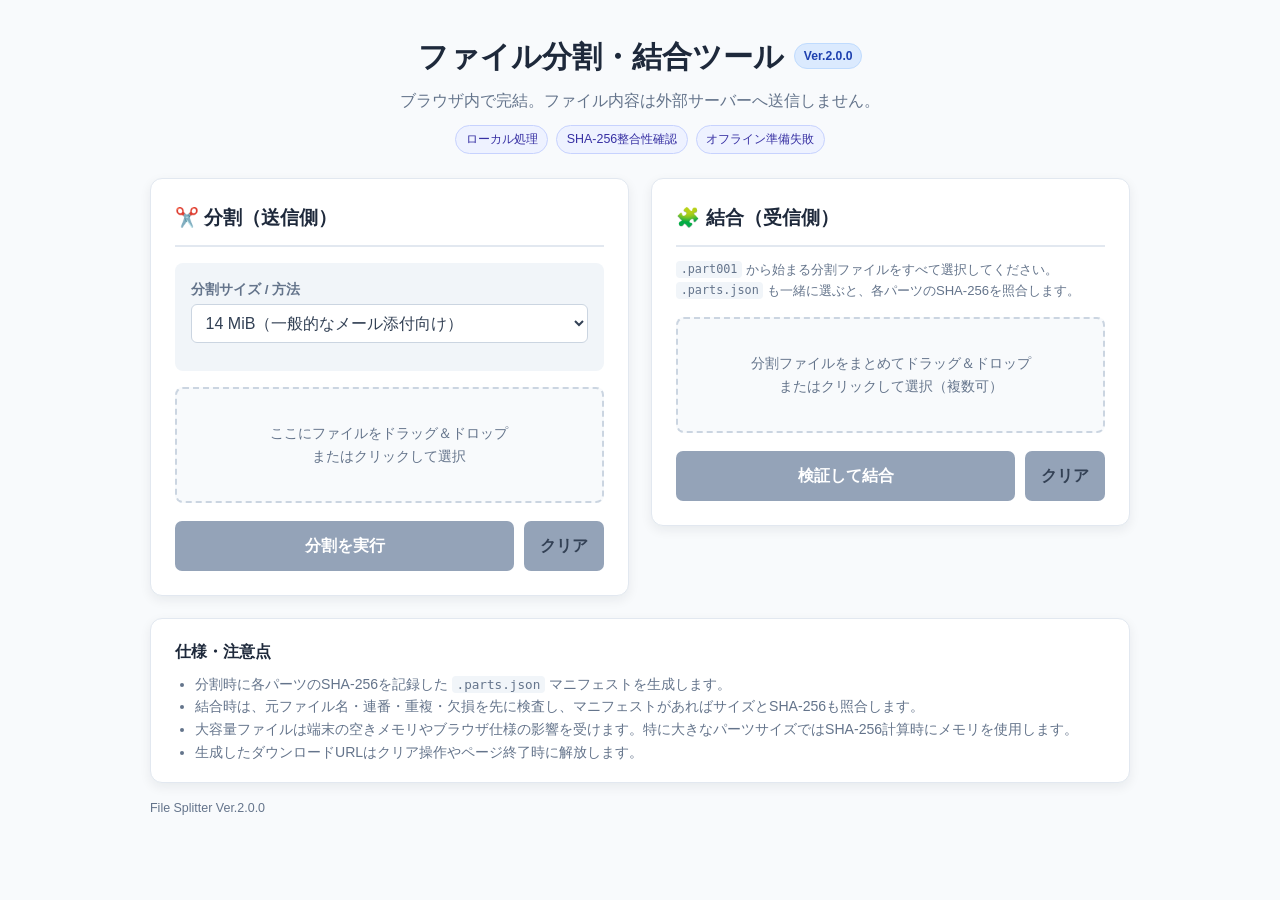
<file: index.html>
<!DOCTYPE html>
<html lang="ja">
<head>
  <meta charset="UTF-8">
  <meta name="viewport" content="width=device-width, initial-scale=1.0, viewport-fit=cover">
  <meta name="theme-color" content="#2563eb">
  <meta name="description" content="ブラウザ内だけでファイルを分割・結合し、SHA-256で整合性確認できるオフライン対応ツール">
  <title>セキュア・ファイル分割/結合ツール</title>
  <link rel="manifest" href="./manifest.json">
  <link rel="icon" href="./icon.svg" type="image/svg+xml">
  <link rel="stylesheet" href="./app.css">
</head>
<body>
  <header class="header">
    <div class="title-row">
      <h1>ファイル分割・結合ツール</h1>
      <span class="version">Ver.2.0.0</span>
    </div>
    <p>ブラウザ内で完結。ファイル内容は外部サーバーへ送信しません。</p>
    <div class="security-strip" role="status" aria-live="polite">
      <span>ローカル処理</span>
      <span>SHA-256整合性確認</span>
      <span id="offlineStatus">オンライン起動</span>
    </div>
    <div id="updateBanner" class="update-banner" hidden>
      <span>新しいバージョンを利用できます。</span>
      <button id="btnUpdate" class="btn-inline" type="button">更新する</button>
    </div>
  </header>

  <main class="container">
    <section class="card" aria-labelledby="splitHeading">
      <h2 id="splitHeading"><span aria-hidden="true">✂️</span> 分割（送信側）</h2>

      <div class="settings-area">
        <div class="form-group">
          <label for="splitMode">分割サイズ / 方法</label>
          <select id="splitMode">
            <option value="5">5 MiB</option>
            <option value="10">10 MiB</option>
            <option value="14" selected>14 MiB（一般的なメール添付向け）</option>
            <option value="15">15 MiB</option>
            <option value="25">25 MiB</option>
            <option value="50">50 MiB</option>
            <option value="100">100 MiB</option>
            <option value="custom">任意サイズ</option>
            <option value="count">指定数で等分</option>
          </select>
        </div>

        <div id="customSizeArea" class="form-group conditional" hidden>
          <label for="customSize">任意サイズ（MiB）</label>
          <input type="number" id="customSize" value="20" min="0.1" max="1024" step="0.1" inputmode="decimal">
          <p class="field-note">1 MiB = 1,048,576 bytes。大きな値はSHA-256計算時のメモリ使用量が増えます。</p>
        </div>

        <div id="splitCountArea" class="form-group conditional" hidden>
          <label for="splitCount">分割する数</label>
          <input type="number" id="splitCount" value="2" min="2" max="9999" step="1" inputmode="numeric">
        </div>
      </div>

      <div class="drop-zone" id="dropZoneSplit" tabindex="0" role="button" aria-label="分割するファイルを選択">
        <p>ここにファイルをドラッグ＆ドロップ<br>またはクリックして選択</p>
        <input type="file" id="fileInputSplit" aria-label="分割するファイル">
      </div>

      <div id="fileInfoSplit" class="file-info" hidden></div>
      <div id="splitPreview" class="preview-box" hidden></div>

      <div class="action-row">
        <button class="btn" id="btnSplit" type="button" disabled>分割を実行</button>
        <button class="btn btn-secondary" id="btnClearSplit" type="button" disabled>クリア</button>
      </div>

      <div id="progressSplit" class="progress-wrap" hidden>
        <div class="progress-label"><span id="progressSplitText">準備中...</span><span id="progressSplitPercent">0%</span></div>
        <progress id="progressSplitBar" value="0" max="100"></progress>
      </div>

      <div class="log-area" id="logSplit" aria-live="polite"></div>
    </section>

    <section class="card" aria-labelledby="mergeHeading">
      <h2 id="mergeHeading"><span aria-hidden="true">🧩</span> 結合（受信側）</h2>
      <p class="section-note">
        <code>.part001</code> から始まる分割ファイルをすべて選択してください。<br>
        <code>.parts.json</code> も一緒に選ぶと、各パーツのSHA-256を照合します。
      </p>

      <div class="drop-zone" id="dropZoneMerge" tabindex="0" role="button" aria-label="結合する分割ファイルを選択">
        <p>分割ファイルをまとめてドラッグ＆ドロップ<br>またはクリックして選択（複数可）</p>
        <input type="file" id="fileInputMerge" multiple aria-label="結合する分割ファイル">
      </div>

      <div id="fileInfoMerge" class="file-info" hidden></div>
      <div id="mergeValidation" class="validation-box" hidden></div>

      <div class="action-row">
        <button class="btn" id="btnMerge" type="button" disabled>検証して結合</button>
        <button class="btn btn-secondary" id="btnClearMerge" type="button" disabled>クリア</button>
      </div>

      <div id="progressMerge" class="progress-wrap" hidden>
        <div class="progress-label"><span id="progressMergeText">準備中...</span><span id="progressMergePercent">0%</span></div>
        <progress id="progressMergeBar" value="0" max="100"></progress>
      </div>

      <div class="log-area" id="logMerge" aria-live="polite"></div>
    </section>
  </main>

  <section class="notes-card" aria-labelledby="notesHeading">
    <h2 id="notesHeading">仕様・注意点</h2>
    <ul>
      <li>分割時に各パーツのSHA-256を記録した <code>.parts.json</code> マニフェストを生成します。</li>
      <li>結合時は、元ファイル名・連番・重複・欠損を先に検査し、マニフェストがあればサイズとSHA-256も照合します。</li>
      <li>大容量ファイルは端末の空きメモリやブラウザ仕様の影響を受けます。特に大きなパーツサイズではSHA-256計算時にメモリを使用します。</li>
      <li>生成したダウンロードURLはクリア操作やページ終了時に解放します。</li>
    </ul>
  </section>

  <footer class="footer">
    <span>File Splitter Ver.2.0.0</span>
    <button id="btnInstall" class="btn-inline" type="button" hidden>アプリとしてインストール</button>
  </footer>

  <script src="./app.js" defer></script>
</body>
</html>
</file>
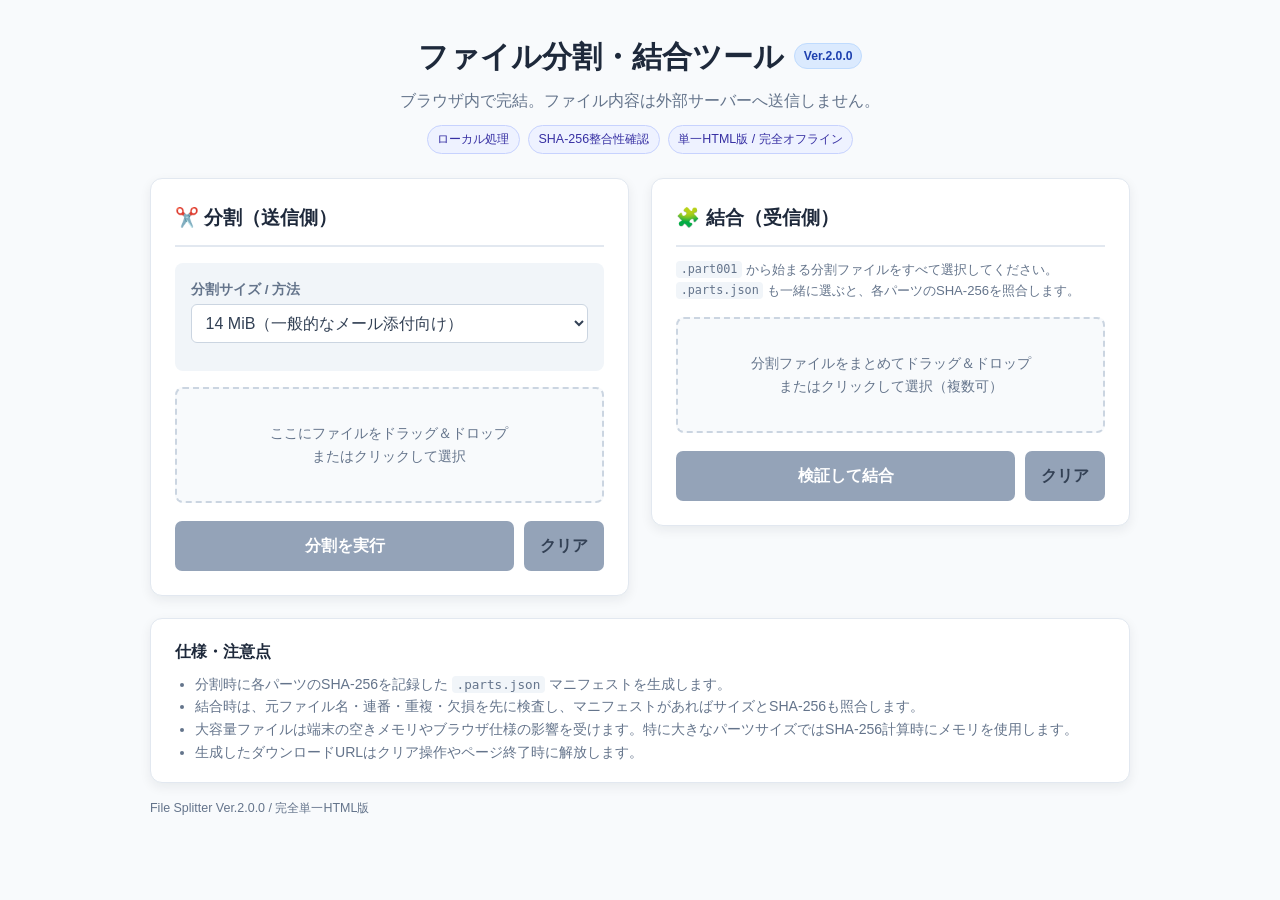
<file: standalone/file-splitter-standalone-v2.0.0.html>
<!DOCTYPE html>
<!-- ファイル分割・結合 完全単一HTML版 v2.0.0 / GitHub main参照 / CSS・JS内蔵 / WebCrypto非対応時SHA-256フォールバック内蔵 -->
<html lang="ja">
<head>
  <meta charset="UTF-8">
  <meta name="viewport" content="width=device-width, initial-scale=1.0, viewport-fit=cover">
  <meta name="theme-color" content="#2563eb">
  <meta name="description" content="ブラウザ内だけでファイルを分割・結合し、SHA-256で整合性確認できるオフライン対応ツール">
  <title>セキュア・ファイル分割/結合ツール</title>
  <style data-standalone="app-css">:root {
  --primary: #2563eb;
  --primary-hover: #1d4ed8;
  --primary-soft: #eff6ff;
  --bg-color: #f8fafc;
  --card-bg: #ffffff;
  --text-main: #334155;
  --text-strong: #1e293b;
  --text-muted: #64748b;
  --border: #e2e8f0;
  --success: #166534;
  --success-bg: #f0fdf4;
  --success-border: #bbf7d0;
  --warning: #92400e;
  --warning-bg: #fffbeb;
  --warning-border: #fde68a;
  --danger: #991b1b;
  --danger-bg: #fef2f2;
  --danger-border: #fecaca;
}

* { box-sizing: border-box; }

body {
  font-family: -apple-system, BlinkMacSystemFont, "Segoe UI", Roboto, "Helvetica Neue", Arial, sans-serif;
  background: var(--bg-color);
  color: var(--text-main);
  margin: 0;
  padding: 2rem 1rem 1rem;
  line-height: 1.6;
}

button, input, select { font: inherit; }

.header {
  max-width: 980px;
  margin: 0 auto 1.5rem;
  text-align: center;
}

.title-row {
  display: flex;
  justify-content: center;
  align-items: center;
  gap: .65rem;
  flex-wrap: wrap;
}

.header h1 {
  margin: 0;
  color: var(--text-strong);
  font-size: clamp(1.5rem, 4vw, 1.9rem);
}

.header p {
  color: var(--text-muted);
  margin: .45rem 0 .75rem;
}

.version {
  display: inline-block;
  border: 1px solid #bfdbfe;
  background: #dbeafe;
  color: #1e40af;
  border-radius: 999px;
  padding: .15rem .55rem;
  font-size: .76rem;
  font-weight: 700;
}

.security-strip {
  display: flex;
  justify-content: center;
  gap: .5rem;
  flex-wrap: wrap;
}

.security-strip span {
  background: #eef2ff;
  border: 1px solid #c7d2fe;
  color: #3730a3;
  border-radius: 999px;
  padding: .2rem .6rem;
  font-size: .78rem;
}

.update-banner {
  margin: .85rem auto 0;
  max-width: 620px;
  padding: .7rem .8rem;
  border: 1px solid var(--warning-border);
  border-radius: 8px;
  background: var(--warning-bg);
  color: var(--warning);
  display: flex;
  align-items: center;
  justify-content: center;
  gap: .7rem;
}

.container {
  max-width: 980px;
  margin: 0 auto;
  display: grid;
  grid-template-columns: 1fr 1fr;
  gap: 1.4rem;
  align-items: start;
}

.card, .notes-card {
  background: var(--card-bg);
  border: 1px solid var(--border);
  border-radius: 12px;
  box-shadow: 0 4px 12px rgba(15, 23, 42, .07);
}

.card {
  padding: 1.5rem;
  display: flex;
  flex-direction: column;
  min-width: 0;
}

.card h2, .notes-card h2 {
  margin-top: 0;
  color: var(--text-strong);
}

.card h2 {
  font-size: 1.2rem;
  border-bottom: 2px solid var(--border);
  padding-bottom: .7rem;
  margin-bottom: 1rem;
}

.notes-card {
  max-width: 980px;
  margin: 1.4rem auto 0;
  padding: 1.2rem 1.5rem;
}

.notes-card h2 { font-size: 1rem; margin-bottom: .55rem; }
.notes-card ul { margin: .35rem 0 0; padding-left: 1.25rem; font-size: .88rem; color: var(--text-muted); }

.settings-area {
  background: #f1f5f9;
  padding: 1rem;
  border-radius: 8px;
  margin-bottom: 1rem;
}

.form-group { margin-bottom: .75rem; }
.form-group:last-child { margin-bottom: 0; }

.form-group label {
  display: block;
  font-size: .85rem;
  color: var(--text-muted);
  margin-bottom: .25rem;
  font-weight: 600;
}

select, input[type="number"] {
  width: 100%;
  padding: .55rem .6rem;
  border: 1px solid #cbd5e1;
  border-radius: 6px;
  background: #fff;
  color: var(--text-main);
}

select:focus, input:focus, .drop-zone:focus {
  outline: 3px solid rgba(37, 99, 235, .18);
  border-color: var(--primary);
}

.field-note, .section-note {
  color: var(--text-muted);
  font-size: .82rem;
}

.field-note { margin: .35rem 0 0; }
.section-note { margin: -.25rem 0 1rem; }

code {
  background: #f1f5f9;
  border-radius: 4px;
  padding: .08rem .28rem;
  font-size: .9em;
}

.drop-zone {
  border: 2px dashed #cbd5e1;
  border-radius: 8px;
  padding: 2rem 1rem;
  text-align: center;
  cursor: pointer;
  transition: border-color .2s, background-color .2s;
  background: #f8fafc;
  margin-bottom: 1rem;
  position: relative;
  min-height: 116px;
  display: grid;
  place-items: center;
}

.drop-zone:hover, .drop-zone.dragover {
  border-color: var(--primary);
  background: var(--primary-soft);
}

.drop-zone p {
  margin: 0;
  color: var(--text-muted);
  font-size: .9rem;
  pointer-events: none;
}

.drop-zone input[type="file"] {
  position: absolute;
  inset: 0;
  width: 100%;
  height: 100%;
  opacity: 0;
  cursor: pointer;
}

.file-info, .preview-box, .validation-box {
  margin-bottom: 1rem;
  font-size: .88rem;
  border-radius: 7px;
  padding: .75rem;
  word-break: break-word;
}

.file-info, .preview-box {
  background: #f1f5f9;
  border: 1px solid var(--border);
}

.validation-box.ok {
  background: var(--success-bg);
  border: 1px solid var(--success-border);
  color: var(--success);
}

.validation-box.warning {
  background: var(--warning-bg);
  border: 1px solid var(--warning-border);
  color: var(--warning);
}

.validation-box.error {
  background: var(--danger-bg);
  border: 1px solid var(--danger-border);
  color: var(--danger);
}

.action-row {
  display: grid;
  grid-template-columns: 1fr auto;
  gap: .6rem;
  margin-top: .15rem;
}

.btn {
  background: var(--primary);
  color: #fff;
  border: 0;
  padding: .75rem 1rem;
  border-radius: 7px;
  cursor: pointer;
  font-weight: 700;
  transition: background-color .2s;
  min-height: 44px;
}

.btn:hover:not(:disabled) { background: var(--primary-hover); }
.btn:disabled { background: #94a3b8; cursor: not-allowed; }

.btn-secondary {
  background: #e2e8f0;
  color: #334155;
}
.btn-secondary:hover:not(:disabled) { background: #cbd5e1; }

.btn-inline {
  border: 1px solid #cbd5e1;
  background: #fff;
  color: #334155;
  border-radius: 6px;
  padding: .35rem .65rem;
  cursor: pointer;
  font-size: .82rem;
}

.progress-wrap {
  margin-top: 1rem;
}

.progress-label {
  display: flex;
  justify-content: space-between;
  gap: .6rem;
  font-size: .82rem;
  color: var(--text-muted);
  margin-bottom: .3rem;
}

progress {
  width: 100%;
  height: 12px;
  accent-color: var(--primary);
}

.log-area {
  margin-top: 1rem;
  border-top: 1px solid var(--border);
  padding-top: 1rem;
  max-height: 360px;
  overflow-y: auto;
}

.log-area:empty { display: none; }

.status-msg {
  font-size: .86rem;
  color: var(--text-muted);
  margin-bottom: .55rem;
}

.status-msg.success { color: var(--success); }
.status-msg.warning { color: var(--warning); }
.status-msg.error { color: var(--danger); }

.download-item {
  display: flex;
  align-items: center;
  justify-content: space-between;
  gap: .6rem;
  background: var(--success-bg);
  border: 1px solid var(--success-border);
  padding: .7rem;
  border-radius: 6px;
  margin-bottom: .5rem;
  font-size: .84rem;
  color: var(--success);
  text-decoration: none;
  transition: transform .1s, background-color .2s;
  overflow-wrap: anywhere;
}

.download-item:hover {
  transform: translateX(2px);
  background: #dcfce7;
}

.download-item.primary { font-weight: 700; }

.footer {
  max-width: 980px;
  margin: 1rem auto 0;
  color: var(--text-muted);
  font-size: .78rem;
  display: flex;
  justify-content: space-between;
  gap: 1rem;
  align-items: center;
}

[hidden] { display: none !important; }

@media (max-width: 768px) {
  body { padding: 1rem .75rem .75rem; }
  .container { grid-template-columns: 1fr; }
  .card { padding: 1.1rem; }
  .action-row { grid-template-columns: 1fr; }
  .btn-secondary { width: 100%; }
  .footer { flex-direction: column; align-items: stretch; text-align: center; }
}
</style>
</head>
<body>
  <header class="header">
    <div class="title-row">
      <h1>ファイル分割・結合ツール</h1>
      <span class="version">Ver.2.0.0</span>
    </div>
    <p>ブラウザ内で完結。ファイル内容は外部サーバーへ送信しません。</p>
    <div class="security-strip" role="status" aria-live="polite">
      <span>ローカル処理</span>
      <span>SHA-256整合性確認</span>
      <span id="offlineStatus">オンライン起動</span>
    </div>
    <div id="updateBanner" class="update-banner" hidden>
      <span>新しいバージョンを利用できます。</span>
      <button id="btnUpdate" class="btn-inline" type="button">更新する</button>
    </div>
  </header>

  <main class="container">
    <section class="card" aria-labelledby="splitHeading">
      <h2 id="splitHeading"><span aria-hidden="true">✂️</span> 分割（送信側）</h2>

      <div class="settings-area">
        <div class="form-group">
          <label for="splitMode">分割サイズ / 方法</label>
          <select id="splitMode">
            <option value="5">5 MiB</option>
            <option value="10">10 MiB</option>
            <option value="14" selected>14 MiB（一般的なメール添付向け）</option>
            <option value="15">15 MiB</option>
            <option value="25">25 MiB</option>
            <option value="50">50 MiB</option>
            <option value="100">100 MiB</option>
            <option value="custom">任意サイズ</option>
            <option value="count">指定数で等分</option>
          </select>
        </div>

        <div id="customSizeArea" class="form-group conditional" hidden>
          <label for="customSize">任意サイズ（MiB）</label>
          <input type="number" id="customSize" value="20" min="0.1" max="1024" step="0.1" inputmode="decimal">
          <p class="field-note">1 MiB = 1,048,576 bytes。大きな値はSHA-256計算時のメモリ使用量が増えます。</p>
        </div>

        <div id="splitCountArea" class="form-group conditional" hidden>
          <label for="splitCount">分割する数</label>
          <input type="number" id="splitCount" value="2" min="2" max="9999" step="1" inputmode="numeric">
        </div>
      </div>

      <div class="drop-zone" id="dropZoneSplit" tabindex="0" role="button" aria-label="分割するファイルを選択">
        <p>ここにファイルをドラッグ＆ドロップ<br>またはクリックして選択</p>
        <input type="file" id="fileInputSplit" aria-label="分割するファイル">
      </div>

      <div id="fileInfoSplit" class="file-info" hidden></div>
      <div id="splitPreview" class="preview-box" hidden></div>

      <div class="action-row">
        <button class="btn" id="btnSplit" type="button" disabled>分割を実行</button>
        <button class="btn btn-secondary" id="btnClearSplit" type="button" disabled>クリア</button>
      </div>

      <div id="progressSplit" class="progress-wrap" hidden>
        <div class="progress-label"><span id="progressSplitText">準備中...</span><span id="progressSplitPercent">0%</span></div>
        <progress id="progressSplitBar" value="0" max="100"></progress>
      </div>

      <div class="log-area" id="logSplit" aria-live="polite"></div>
    </section>

    <section class="card" aria-labelledby="mergeHeading">
      <h2 id="mergeHeading"><span aria-hidden="true">🧩</span> 結合（受信側）</h2>
      <p class="section-note">
        <code>.part001</code> から始まる分割ファイルをすべて選択してください。<br>
        <code>.parts.json</code> も一緒に選ぶと、各パーツのSHA-256を照合します。
      </p>

      <div class="drop-zone" id="dropZoneMerge" tabindex="0" role="button" aria-label="結合する分割ファイルを選択">
        <p>分割ファイルをまとめてドラッグ＆ドロップ<br>またはクリックして選択（複数可）</p>
        <input type="file" id="fileInputMerge" multiple aria-label="結合する分割ファイル">
      </div>

      <div id="fileInfoMerge" class="file-info" hidden></div>
      <div id="mergeValidation" class="validation-box" hidden></div>

      <div class="action-row">
        <button class="btn" id="btnMerge" type="button" disabled>検証して結合</button>
        <button class="btn btn-secondary" id="btnClearMerge" type="button" disabled>クリア</button>
      </div>

      <div id="progressMerge" class="progress-wrap" hidden>
        <div class="progress-label"><span id="progressMergeText">準備中...</span><span id="progressMergePercent">0%</span></div>
        <progress id="progressMergeBar" value="0" max="100"></progress>
      </div>

      <div class="log-area" id="logMerge" aria-live="polite"></div>
    </section>
  </main>

  <section class="notes-card" aria-labelledby="notesHeading">
    <h2 id="notesHeading">仕様・注意点</h2>
    <ul>
      <li>分割時に各パーツのSHA-256を記録した <code>.parts.json</code> マニフェストを生成します。</li>
      <li>結合時は、元ファイル名・連番・重複・欠損を先に検査し、マニフェストがあればサイズとSHA-256も照合します。</li>
      <li>大容量ファイルは端末の空きメモリやブラウザ仕様の影響を受けます。特に大きなパーツサイズではSHA-256計算時にメモリを使用します。</li>
      <li>生成したダウンロードURLはクリア操作やページ終了時に解放します。</li>
    </ul>
  </section>

  <footer class="footer">
    <span>File Splitter Ver.2.0.0 / 完全単一HTML版</span>
    <button id="btnInstall" class="btn-inline" type="button" hidden>アプリとしてインストール</button>
  </footer>

  <script data-standalone="app-js">'use strict';

const APP_VERSION = '2.0.0';
const MIB = 1024 * 1024;
const PART_RE = /^(.*)\.part(\d+)$/i;
const MANIFEST_RE = /\.parts\.json$/i;

let splitFileSelected = null;
let mergeFilesSelected = [];
let splitObjectUrls = [];
let mergeObjectUrls = [];
let deferredInstallPrompt = null;

const $ = (id) => document.getElementById(id);

function formatBytes(bytes) {
  if (!Number.isFinite(bytes) || bytes < 0) return '-';
  const units = ['B', 'KiB', 'MiB', 'GiB', 'TiB'];
  let value = bytes;
  let unit = units[0];
  for (let i = 0; i < units.length - 1 && value >= 1024; i += 1) {
    value /= 1024;
    unit = units[i + 1];
  }
  const digits = value >= 100 ? 0 : value >= 10 ? 1 : 2;
  return `${value.toFixed(digits)} ${unit}`;
}

function setText(el, text) {
  el.textContent = text;
}

function clearElement(el) {
  while (el.firstChild) el.removeChild(el.firstChild);
}

function appendStatus(container, text, kind = '') {
  const div = document.createElement('div');
  div.className = `status-msg${kind ? ` ${kind}` : ''}`;
  div.textContent = text;
  container.appendChild(div);
  return div;
}

function appendDownloadLink(blob, filename, container, label, urlStore, primary = false) {
  const url = URL.createObjectURL(blob);
  urlStore.push(url);
  const link = document.createElement('a');
  link.href = url;
  link.download = filename;
  link.className = `download-item${primary ? ' primary' : ''}`;

  const text = document.createElement('span');
  text.textContent = label;
  const icon = document.createElement('span');
  icon.textContent = '⬇';
  icon.setAttribute('aria-hidden', 'true');

  link.append(text, icon);
  container.appendChild(link);
}

function revokeUrls(store) {
  for (const url of store) URL.revokeObjectURL(url);
  store.length = 0;
}

function setProgress(prefix, current, total, text) {
  const wrap = $(`progress${prefix}`);
  const bar = $(`progress${prefix}Bar`);
  const textEl = $(`progress${prefix}Text`);
  const percentEl = $(`progress${prefix}Percent`);
  const percent = total > 0 ? Math.min(100, Math.max(0, Math.round((current / total) * 100))) : 0;
  wrap.hidden = false;
  bar.value = percent;
  textEl.textContent = text;
  percentEl.textContent = `${percent}%`;
}

function hideProgress(prefix) {
  $(`progress${prefix}`).hidden = true;
  $(`progress${prefix}Bar`).value = 0;
  $(`progress${prefix}Percent`).textContent = '0%';
}

function setupDropZone(dropZoneId, inputId, onFiles) {
  const dropZone = $(dropZoneId);
  const input = $(inputId);

  ['dragenter', 'dragover'].forEach((eventName) => {
    dropZone.addEventListener(eventName, (event) => {
      event.preventDefault();
      event.stopPropagation();
      dropZone.classList.add('dragover');
    });
  });

  ['dragleave', 'drop'].forEach((eventName) => {
    dropZone.addEventListener(eventName, (event) => {
      event.preventDefault();
      event.stopPropagation();
      dropZone.classList.remove('dragover');
    });
  });

  dropZone.addEventListener('drop', (event) => onFiles(Array.from(event.dataTransfer.files)));
  input.addEventListener('change', () => onFiles(Array.from(input.files)));
  dropZone.addEventListener('keydown', (event) => {
    if (event.key === 'Enter' || event.key === ' ') {
      event.preventDefault();
      input.click();
    }
  });
}

function updateSplitModeUI() {
  const mode = $('splitMode').value;
  $('customSizeArea').hidden = mode !== 'custom';
  $('splitCountArea').hidden = mode !== 'count';
  updateSplitPreview();
}

function calculateSplitPlan(file) {
  const mode = $('splitMode').value;
  if (!file || file.size <= 0) throw new Error('0 byteのファイルは分割できません。');

  if (mode === 'count') {
    const count = Number.parseInt($('splitCount').value, 10);
    if (!Number.isInteger(count) || count < 2 || count > 9999) {
      throw new Error('分割数は2～9999の整数で指定してください。');
    }
    if (count > file.size) {
      throw new Error('分割数がファイルのバイト数を超えています。空のパーツは作成しません。');
    }
    return { mode: 'count', totalChunks: count, chunkSize: null };
  }

  let sizeMiB;
  if (mode === 'custom') {
    sizeMiB = Number.parseFloat($('customSize').value);
    if (!Number.isFinite(sizeMiB) || sizeMiB < 0.1 || sizeMiB > 1024) {
      throw new Error('任意サイズは0.1～1024 MiBで指定してください。');
    }
  } else {
    sizeMiB = Number.parseFloat(mode);
  }

  const chunkSize = Math.max(1, Math.floor(sizeMiB * MIB));
  const totalChunks = Math.ceil(file.size / chunkSize);
  return { mode: 'size', totalChunks, chunkSize, sizeMiB };
}

function getChunkRange(fileSize, index, plan) {
  if (plan.mode === 'count') {
    const start = Math.floor((fileSize * index) / plan.totalChunks);
    const end = Math.floor((fileSize * (index + 1)) / plan.totalChunks);
    return { start, end };
  }
  const start = index * plan.chunkSize;
  const end = Math.min(fileSize, start + plan.chunkSize);
  return { start, end };
}

function updateSplitPreview() {
  const box = $('splitPreview');
  if (!splitFileSelected) {
    box.hidden = true;
    clearElement(box);
    return;
  }

  try {
    const plan = calculateSplitPlan(splitFileSelected);
    const first = getChunkRange(splitFileSelected.size, 0, plan);
    const last = getChunkRange(splitFileSelected.size, plan.totalChunks - 1, plan);
    const lines = [
      `予想分割数: ${plan.totalChunks}個`,
      `先頭パーツ: ${formatBytes(first.end - first.start)}`,
      `最終パーツ: ${formatBytes(last.end - last.start)}`,
      '整合性情報: SHA-256付きマニフェストを生成'
    ];
    box.textContent = lines.join('\n');
    box.style.whiteSpace = 'pre-line';
    box.hidden = false;
  } catch (error) {
    box.textContent = error.message;
    box.hidden = false;
  }
}

function handleSplitFiles(files) {
  revokeUrls(splitObjectUrls);
  clearElement($('logSplit'));
  hideProgress('Split');

  splitFileSelected = files[0] || null;
  const info = $('fileInfoSplit');
  $('btnSplit').disabled = !splitFileSelected;
  $('btnClearSplit').disabled = !splitFileSelected;

  if (!splitFileSelected) {
    info.hidden = true;
    updateSplitPreview();
    return;
  }

  info.textContent = `選択中: ${splitFileSelected.name}（${formatBytes(splitFileSelected.size)}）`;
  info.hidden = false;
  updateSplitPreview();
}

function handleMergeFiles(files) {
  revokeUrls(mergeObjectUrls);
  clearElement($('logMerge'));
  hideProgress('Merge');

  mergeFilesSelected = files;
  const info = $('fileInfoMerge');
  const validation = $('mergeValidation');
  validation.hidden = true;
  validation.className = 'validation-box';
  clearElement(validation);

  $('btnMerge').disabled = files.length === 0;
  $('btnClearMerge').disabled = files.length === 0;

  if (files.length === 0) {
    info.hidden = true;
    return;
  }

  const totalSize = files.reduce((sum, file) => sum + file.size, 0);
  const manifestCount = files.filter((file) => MANIFEST_RE.test(file.name)).length;
  info.textContent = `${files.length}個のファイルを選択中（合計 ${formatBytes(totalSize)} / マニフェスト ${manifestCount}個）`;
  info.hidden = false;

  const quick = quickValidateMergeSelection(files);
  validation.textContent = quick.message;
  validation.className = `validation-box ${quick.ok ? (quick.warning ? 'warning' : 'ok') : 'error'}`;
  validation.hidden = false;
}

function quickValidateMergeSelection(files) {
  const manifests = files.filter((file) => MANIFEST_RE.test(file.name));
  const parts = files.filter((file) => !MANIFEST_RE.test(file.name));

  if (manifests.length > 1) return { ok: false, message: 'マニフェスト（.parts.json）は1個だけ選択してください。' };
  if (parts.length === 0) return { ok: false, message: '分割ファイル（.part001 など）が選択されていません。' };

  const parsed = parts.map((file) => {
    const match = file.name.match(PART_RE);
    return match ? { file, base: match[1], number: Number.parseInt(match[2], 10) } : null;
  });
  if (parsed.some((item) => item === null)) {
    return { ok: false, message: '認識できないファイルがあります。.part001 形式の分割ファイルだけを選択してください。' };
  }

  const bases = new Set(parsed.map((item) => item.base));
  if (bases.size !== 1) return { ok: false, message: '異なる元ファイルのパーツが混在しています。' };

  const numbers = parsed.map((item) => item.number);
  if (new Set(numbers).size !== numbers.length) return { ok: false, message: '同じパーツ番号が重複しています。' };

  numbers.sort((a, b) => a - b);
  if (numbers[0] !== 1) return { ok: false, message: 'part001 がありません。' };
  for (let i = 1; i < numbers.length; i += 1) {
    if (numbers[i] !== numbers[i - 1] + 1) {
      return { ok: false, message: `part${String(numbers[i - 1] + 1).padStart(3, '0')} が不足しています。` };
    }
  }

  if (manifests.length === 1) {
    return { ok: true, warning: false, message: `連番チェックOK。${numbers.length}パーツ + SHA-256マニフェストを検出しました。` };
  }
  return { ok: true, warning: true, message: `連番チェックOK。${numbers.length}パーツ。マニフェストがないためSHA-256照合は行いません。` };
}

function sha256HexFallback(bytes) {
  const K = new Uint32Array([
    0x428a2f98,0x71374491,0xb5c0fbcf,0xe9b5dba5,0x3956c25b,0x59f111f1,0x923f82a4,0xab1c5ed5,
    0xd807aa98,0x12835b01,0x243185be,0x550c7dc3,0x72be5d74,0x80deb1fe,0x9bdc06a7,0xc19bf174,
    0xe49b69c1,0xefbe4786,0x0fc19dc6,0x240ca1cc,0x2de92c6f,0x4a7484aa,0x5cb0a9dc,0x76f988da,
    0x983e5152,0xa831c66d,0xb00327c8,0xbf597fc7,0xc6e00bf3,0xd5a79147,0x06ca6351,0x14292967,
    0x27b70a85,0x2e1b2138,0x4d2c6dfc,0x53380d13,0x650a7354,0x766a0abb,0x81c2c92e,0x92722c85,
    0xa2bfe8a1,0xa81a664b,0xc24b8b70,0xc76c51a3,0xd192e819,0xd6990624,0xf40e3585,0x106aa070,
    0x19a4c116,0x1e376c08,0x2748774c,0x34b0bcb5,0x391c0cb3,0x4ed8aa4a,0x5b9cca4f,0x682e6ff3,
    0x748f82ee,0x78a5636f,0x84c87814,0x8cc70208,0x90befffa,0xa4506ceb,0xbef9a3f7,0xc67178f2
  ]);
  const rotr=(x,n)=>(x>>>n)|(x<<(32-n));
  const bitLength=bytes.length*8;
  const totalLength=Math.ceil((bytes.length+1+8)/64)*64;
  const msg=new Uint8Array(totalLength);
  msg.set(bytes); msg[bytes.length]=0x80;
  const view=new DataView(msg.buffer);
  view.setUint32(totalLength-8,Math.floor(bitLength/0x100000000),false);
  view.setUint32(totalLength-4,bitLength>>>0,false);
  let h0=0x6a09e667,h1=0xbb67ae85,h2=0x3c6ef372,h3=0xa54ff53a,h4=0x510e527f,h5=0x9b05688c,h6=0x1f83d9ab,h7=0x5be0cd19;
  const w=new Uint32Array(64);
  for(let off=0;off<totalLength;off+=64){
    for(let i=0;i<16;i++)w[i]=view.getUint32(off+i*4,false);
    for(let i=16;i<64;i++){
      const s0=(rotr(w[i-15],7)^rotr(w[i-15],18)^(w[i-15]>>>3))>>>0;
      const s1=(rotr(w[i-2],17)^rotr(w[i-2],19)^(w[i-2]>>>10))>>>0;
      w[i]=(w[i-16]+s0+w[i-7]+s1)>>>0;
    }
    let a=h0,b=h1,c=h2,d=h3,e=h4,f=h5,g=h6,h=h7;
    for(let i=0;i<64;i++){
      const S1=(rotr(e,6)^rotr(e,11)^rotr(e,25))>>>0;
      const ch=((e&f)^((~e)&g))>>>0;
      const t1=(h+S1+ch+K[i]+w[i])>>>0;
      const S0=(rotr(a,2)^rotr(a,13)^rotr(a,22))>>>0;
      const maj=((a&b)^(a&c)^(b&c))>>>0;
      const t2=(S0+maj)>>>0;
      h=g;g=f;f=e;e=(d+t1)>>>0;d=c;c=b;b=a;a=(t1+t2)>>>0;
    }
    h0=(h0+a)>>>0;h1=(h1+b)>>>0;h2=(h2+c)>>>0;h3=(h3+d)>>>0;
    h4=(h4+e)>>>0;h5=(h5+f)>>>0;h6=(h6+g)>>>0;h7=(h7+h)>>>0;
  }
  return [h0,h1,h2,h3,h4,h5,h6,h7].map(v=>v.toString(16).padStart(8,'0')).join('');
}
async function sha256Hex(blob) {
  const buffer = await blob.arrayBuffer();
  if (globalThis.crypto?.subtle) {
    try {
      const digest = await crypto.subtle.digest('SHA-256', buffer);
      return Array.from(new Uint8Array(digest), (byte) => byte.toString(16).padStart(2, '0')).join('');
    } catch {}
  }
  return sha256HexFallback(new Uint8Array(buffer));
}

function buildManifestName(originalName) {
  return `${originalName}.parts.json`;
}

async function splitFile() {
  const file = splitFileSelected;
  const log = $('logSplit');
  const btn = $('btnSplit');
  if (!file) return;

  revokeUrls(splitObjectUrls);
  clearElement(log);

  let plan;
  try {
    plan = calculateSplitPlan(file);
  } catch (error) {
    appendStatus(log, error.message, 'error');
    return;
  }

  btn.disabled = true;
  $('btnClearSplit').disabled = true;
  btn.textContent = '処理中...';

  try {
    const manifest = {
      manifestVersion: 2,
      app: 'File Splitter',
      appVersion: APP_VERSION,
      createdAt: new Date().toISOString(),
      originalName: file.name,
      originalSize: file.size,
      totalParts: plan.totalChunks,
      hashAlgorithm: 'SHA-256',
      split: plan.mode === 'count'
        ? { method: 'count', count: plan.totalChunks }
        : { method: 'size', chunkSizeBytes: plan.chunkSize },
      parts: []
    };

    appendStatus(log, `総サイズ ${formatBytes(file.size)} / ${plan.totalChunks}パーツを生成します。`);

    for (let i = 0; i < plan.totalChunks; i += 1) {
      const { start, end } = getChunkRange(file.size, i, plan);
      const chunk = file.slice(start, end);
      const partNum = String(i + 1).padStart(3, '0');
      const chunkName = `${file.name}.part${partNum}`;
      setProgress('Split', i, plan.totalChunks, `SHA-256計算中 ${i + 1} / ${plan.totalChunks}`);
      const hash = await sha256Hex(chunk);

      manifest.parts.push({
        number: i + 1,
        name: chunkName,
        size: chunk.size,
        sha256: hash
      });

      appendDownloadLink(
        chunk,
        chunkName,
        log,
        `${chunkName}（${formatBytes(chunk.size)}）`,
        splitObjectUrls
      );
      setProgress('Split', i + 1, plan.totalChunks, `分割完了 ${i + 1} / ${plan.totalChunks}`);

      if (i % 8 === 7) await new Promise((resolve) => setTimeout(resolve, 0));
    }

    const manifestText = `${JSON.stringify(manifest, null, 2)}\n`;
    const manifestBlob = new Blob([manifestText], { type: 'application/json;charset=utf-8' });
    appendDownloadLink(
      manifestBlob,
      buildManifestName(file.name),
      log,
      `整合性マニフェスト: ${buildManifestName(file.name)}`,
      splitObjectUrls,
      true
    );
    appendStatus(log, '分割完了。すべてのパーツと .parts.json を保存してください。', 'success');
  } catch (error) {
    appendStatus(log, `分割中にエラーが発生しました: ${error.message}`, 'error');
  } finally {
    btn.disabled = false;
    $('btnClearSplit').disabled = false;
    btn.textContent = '分割を実行';
  }
}

function parsePartFiles(files) {
  const manifests = files.filter((file) => MANIFEST_RE.test(file.name));
  const rawParts = files.filter((file) => !MANIFEST_RE.test(file.name));

  if (manifests.length > 1) throw new Error('マニフェスト（.parts.json）が複数選択されています。');
  if (rawParts.length === 0) throw new Error('分割ファイルがありません。');

  const parts = rawParts.map((file) => {
    const match = file.name.match(PART_RE);
    if (!match) throw new Error(`認識できないファイルです: ${file.name}`);
    return { file, base: match[1], number: Number.parseInt(match[2], 10) };
  });

  const bases = new Set(parts.map((part) => part.base));
  if (bases.size !== 1) throw new Error('異なる元ファイルのパーツが混在しています。');

  parts.sort((a, b) => a.number - b.number);
  const seen = new Set();
  for (let i = 0; i < parts.length; i += 1) {
    const part = parts[i];
    if (seen.has(part.number)) throw new Error(`part${String(part.number).padStart(3, '0')} が重複しています。`);
    seen.add(part.number);
    const expected = i + 1;
    if (part.number !== expected) throw new Error(`part${String(expected).padStart(3, '0')} が不足しています。`);
  }

  return { parts, manifestFile: manifests[0] || null, originalNameFromParts: parts[0].base };
}

async function readManifest(file) {
  if (!file) return null;
  let data;
  try {
    data = JSON.parse(await file.text());
  } catch {
    throw new Error('マニフェストJSONを読み取れません。');
  }

  if (!data || data.manifestVersion !== 2 || !Array.isArray(data.parts)) {
    throw new Error('対応していないマニフェスト形式です。Ver.2で生成した .parts.json を使用してください。');
  }
  if (!Number.isSafeInteger(data.originalSize) || data.originalSize < 0) throw new Error('マニフェストのoriginalSizeが不正です。');
  if (!Number.isInteger(data.totalParts) || data.totalParts < 1) throw new Error('マニフェストのtotalPartsが不正です。');
  if (typeof data.originalName !== 'string' || data.originalName.length === 0) throw new Error('マニフェストのoriginalNameが不正です。');
  return data;
}

function safeDownloadName(name) {
  return name.replace(/[\\/:*?"<>|\u0000-\u001f]/g, '_') || 'merged_file';
}

async function mergeFiles() {
  const log = $('logMerge');
  const btn = $('btnMerge');
  if (mergeFilesSelected.length === 0) return;

  revokeUrls(mergeObjectUrls);
  clearElement(log);
  btn.disabled = true;
  $('btnClearMerge').disabled = true;
  btn.textContent = '検証中...';

  try {
    const parsed = parsePartFiles(mergeFilesSelected);
    const { parts, manifestFile, originalNameFromParts } = parsed;
    const manifest = await readManifest(manifestFile);

    if (manifest) {
      if (manifest.originalName !== originalNameFromParts) {
        throw new Error(`元ファイル名が一致しません。パーツ: ${originalNameFromParts} / マニフェスト: ${manifest.originalName}`);
      }
      if (manifest.totalParts !== parts.length) {
        throw new Error(`パーツ数が一致しません。選択: ${parts.length} / マニフェスト: ${manifest.totalParts}`);
      }
      if (manifest.parts.length !== parts.length) {
        throw new Error('マニフェスト内のパーツ一覧件数が一致しません。');
      }

      appendStatus(log, `構造検証OK。${parts.length}パーツのSHA-256を照合します。`);

      for (let i = 0; i < parts.length; i += 1) {
        const selected = parts[i];
        const expected = manifest.parts[i];
        const expectedNum = i + 1;
        setProgress('Merge', i, parts.length, `SHA-256照合中 ${expectedNum} / ${parts.length}`);

        if (expected.number !== expectedNum) throw new Error(`マニフェストのパーツ番号が不正です: ${expectedNum}`);
        if (expected.name !== selected.file.name) throw new Error(`ファイル名が一致しません: ${selected.file.name}`);
        if (expected.size !== selected.file.size) throw new Error(`サイズ不一致: ${selected.file.name}`);
        if (typeof expected.sha256 !== 'string' || !/^[0-9a-f]{64}$/i.test(expected.sha256)) {
          throw new Error(`SHA-256情報が不正です: ${selected.file.name}`);
        }

        const actualHash = await sha256Hex(selected.file);
        if (actualHash.toLowerCase() !== expected.sha256.toLowerCase()) {
          throw new Error(`SHA-256不一致: ${selected.file.name}。破損または別ファイルの可能性があります。`);
        }
        setProgress('Merge', i + 1, parts.length, `検証OK ${expectedNum} / ${parts.length}`);
        if (i % 8 === 7) await new Promise((resolve) => setTimeout(resolve, 0));
      }
    } else {
      appendStatus(log, '連番・重複・混在チェックはOKです。マニフェストがないためSHA-256照合は省略します。', 'warning');
      setProgress('Merge', 1, 1, '構造検証完了');
    }

    const fileBlobs = parts.map((part) => part.file);
    const mergedBlob = new Blob(fileBlobs, { type: 'application/octet-stream' });
    const expectedSize = manifest ? manifest.originalSize : fileBlobs.reduce((sum, file) => sum + file.size, 0);
    if (mergedBlob.size !== expectedSize) {
      throw new Error(`結合後サイズが一致しません。実際: ${mergedBlob.size} bytes / 期待: ${expectedSize} bytes`);
    }

    const originalName = safeDownloadName(manifest?.originalName || originalNameFromParts);
    appendStatus(log, `結合準備完了。合計サイズ ${formatBytes(mergedBlob.size)}。`, 'success');
    appendDownloadLink(
      mergedBlob,
      originalName,
      log,
      `${originalName} を保存（${formatBytes(mergedBlob.size)}）`,
      mergeObjectUrls,
      true
    );
  } catch (error) {
    appendStatus(log, `結合できません: ${error.message}`, 'error');
    const validation = $('mergeValidation');
    validation.textContent = error.message;
    validation.className = 'validation-box error';
    validation.hidden = false;
  } finally {
    btn.disabled = false;
    $('btnClearMerge').disabled = false;
    btn.textContent = '検証して結合';
  }
}

function clearSplit() {
  revokeUrls(splitObjectUrls);
  splitFileSelected = null;
  $('fileInputSplit').value = '';
  $('fileInfoSplit').hidden = true;
  $('splitPreview').hidden = true;
  clearElement($('logSplit'));
  hideProgress('Split');
  $('btnSplit').disabled = true;
  $('btnClearSplit').disabled = true;
}

function clearMerge() {
  revokeUrls(mergeObjectUrls);
  mergeFilesSelected = [];
  $('fileInputMerge').value = '';
  $('fileInfoMerge').hidden = true;
  $('mergeValidation').hidden = true;
  clearElement($('logMerge'));
  hideProgress('Merge');
  $('btnMerge').disabled = true;
  $('btnClearMerge').disabled = true;
}

function setupPwa() {
  const status=$('offlineStatus'); if(status) status.textContent='単一HTML版 / 完全オフライン';
  const banner=$('updateBanner'); if(banner) banner.hidden=true;
  const install=$('btnInstall'); if(install) install.hidden=true;
}

function init() {
  setupDropZone('dropZoneSplit', 'fileInputSplit', handleSplitFiles);
  setupDropZone('dropZoneMerge', 'fileInputMerge', handleMergeFiles);

  $('splitMode').addEventListener('change', updateSplitModeUI);
  $('customSize').addEventListener('input', updateSplitPreview);
  $('splitCount').addEventListener('input', updateSplitPreview);
  $('btnSplit').addEventListener('click', splitFile);
  $('btnMerge').addEventListener('click', mergeFiles);
  $('btnClearSplit').addEventListener('click', clearSplit);
  $('btnClearMerge').addEventListener('click', clearMerge);

  window.addEventListener('beforeunload', () => {
    revokeUrls(splitObjectUrls);
    revokeUrls(mergeObjectUrls);
  });

  setupPwa();
  updateSplitModeUI();
}

document.addEventListener('DOMContentLoaded', init);
</script>
</body>
</html>
</file>
<file: app.css>
:root {
  --primary: #2563eb;
  --primary-hover: #1d4ed8;
  --primary-soft: #eff6ff;
  --bg-color: #f8fafc;
  --card-bg: #ffffff;
  --text-main: #334155;
  --text-strong: #1e293b;
  --text-muted: #64748b;
  --border: #e2e8f0;
  --success: #166534;
  --success-bg: #f0fdf4;
  --success-border: #bbf7d0;
  --warning: #92400e;
  --warning-bg: #fffbeb;
  --warning-border: #fde68a;
  --danger: #991b1b;
  --danger-bg: #fef2f2;
  --danger-border: #fecaca;
}

* { box-sizing: border-box; }

body {
  font-family: -apple-system, BlinkMacSystemFont, "Segoe UI", Roboto, "Helvetica Neue", Arial, sans-serif;
  background: var(--bg-color);
  color: var(--text-main);
  margin: 0;
  padding: 2rem 1rem 1rem;
  line-height: 1.6;
}

button, input, select { font: inherit; }

.header {
  max-width: 980px;
  margin: 0 auto 1.5rem;
  text-align: center;
}

.title-row {
  display: flex;
  justify-content: center;
  align-items: center;
  gap: .65rem;
  flex-wrap: wrap;
}

.header h1 {
  margin: 0;
  color: var(--text-strong);
  font-size: clamp(1.5rem, 4vw, 1.9rem);
}

.header p {
  color: var(--text-muted);
  margin: .45rem 0 .75rem;
}

.version {
  display: inline-block;
  border: 1px solid #bfdbfe;
  background: #dbeafe;
  color: #1e40af;
  border-radius: 999px;
  padding: .15rem .55rem;
  font-size: .76rem;
  font-weight: 700;
}

.security-strip {
  display: flex;
  justify-content: center;
  gap: .5rem;
  flex-wrap: wrap;
}

.security-strip span {
  background: #eef2ff;
  border: 1px solid #c7d2fe;
  color: #3730a3;
  border-radius: 999px;
  padding: .2rem .6rem;
  font-size: .78rem;
}

.update-banner {
  margin: .85rem auto 0;
  max-width: 620px;
  padding: .7rem .8rem;
  border: 1px solid var(--warning-border);
  border-radius: 8px;
  background: var(--warning-bg);
  color: var(--warning);
  display: flex;
  align-items: center;
  justify-content: center;
  gap: .7rem;
}

.container {
  max-width: 980px;
  margin: 0 auto;
  display: grid;
  grid-template-columns: 1fr 1fr;
  gap: 1.4rem;
  align-items: start;
}

.card, .notes-card {
  background: var(--card-bg);
  border: 1px solid var(--border);
  border-radius: 12px;
  box-shadow: 0 4px 12px rgba(15, 23, 42, .07);
}

.card {
  padding: 1.5rem;
  display: flex;
  flex-direction: column;
  min-width: 0;
}

.card h2, .notes-card h2 {
  margin-top: 0;
  color: var(--text-strong);
}

.card h2 {
  font-size: 1.2rem;
  border-bottom: 2px solid var(--border);
  padding-bottom: .7rem;
  margin-bottom: 1rem;
}

.notes-card {
  max-width: 980px;
  margin: 1.4rem auto 0;
  padding: 1.2rem 1.5rem;
}

.notes-card h2 { font-size: 1rem; margin-bottom: .55rem; }
.notes-card ul { margin: .35rem 0 0; padding-left: 1.25rem; font-size: .88rem; color: var(--text-muted); }

.settings-area {
  background: #f1f5f9;
  padding: 1rem;
  border-radius: 8px;
  margin-bottom: 1rem;
}

.form-group { margin-bottom: .75rem; }
.form-group:last-child { margin-bottom: 0; }

.form-group label {
  display: block;
  font-size: .85rem;
  color: var(--text-muted);
  margin-bottom: .25rem;
  font-weight: 600;
}

select, input[type="number"] {
  width: 100%;
  padding: .55rem .6rem;
  border: 1px solid #cbd5e1;
  border-radius: 6px;
  background: #fff;
  color: var(--text-main);
}

select:focus, input:focus, .drop-zone:focus {
  outline: 3px solid rgba(37, 99, 235, .18);
  border-color: var(--primary);
}

.field-note, .section-note {
  color: var(--text-muted);
  font-size: .82rem;
}

.field-note { margin: .35rem 0 0; }
.section-note { margin: -.25rem 0 1rem; }

code {
  background: #f1f5f9;
  border-radius: 4px;
  padding: .08rem .28rem;
  font-size: .9em;
}

.drop-zone {
  border: 2px dashed #cbd5e1;
  border-radius: 8px;
  padding: 2rem 1rem;
  text-align: center;
  cursor: pointer;
  transition: border-color .2s, background-color .2s;
  background: #f8fafc;
  margin-bottom: 1rem;
  position: relative;
  min-height: 116px;
  display: grid;
  place-items: center;
}

.drop-zone:hover, .drop-zone.dragover {
  border-color: var(--primary);
  background: var(--primary-soft);
}

.drop-zone p {
  margin: 0;
  color: var(--text-muted);
  font-size: .9rem;
  pointer-events: none;
}

.drop-zone input[type="file"] {
  position: absolute;
  inset: 0;
  width: 100%;
  height: 100%;
  opacity: 0;
  cursor: pointer;
}

.file-info, .preview-box, .validation-box {
  margin-bottom: 1rem;
  font-size: .88rem;
  border-radius: 7px;
  padding: .75rem;
  word-break: break-word;
}

.file-info, .preview-box {
  background: #f1f5f9;
  border: 1px solid var(--border);
}

.validation-box.ok {
  background: var(--success-bg);
  border: 1px solid var(--success-border);
  color: var(--success);
}

.validation-box.warning {
  background: var(--warning-bg);
  border: 1px solid var(--warning-border);
  color: var(--warning);
}

.validation-box.error {
  background: var(--danger-bg);
  border: 1px solid var(--danger-border);
  color: var(--danger);
}

.action-row {
  display: grid;
  grid-template-columns: 1fr auto;
  gap: .6rem;
  margin-top: .15rem;
}

.btn {
  background: var(--primary);
  color: #fff;
  border: 0;
  padding: .75rem 1rem;
  border-radius: 7px;
  cursor: pointer;
  font-weight: 700;
  transition: background-color .2s;
  min-height: 44px;
}

.btn:hover:not(:disabled) { background: var(--primary-hover); }
.btn:disabled { background: #94a3b8; cursor: not-allowed; }

.btn-secondary {
  background: #e2e8f0;
  color: #334155;
}
.btn-secondary:hover:not(:disabled) { background: #cbd5e1; }

.btn-inline {
  border: 1px solid #cbd5e1;
  background: #fff;
  color: #334155;
  border-radius: 6px;
  padding: .35rem .65rem;
  cursor: pointer;
  font-size: .82rem;
}

.progress-wrap {
  margin-top: 1rem;
}

.progress-label {
  display: flex;
  justify-content: space-between;
  gap: .6rem;
  font-size: .82rem;
  color: var(--text-muted);
  margin-bottom: .3rem;
}

progress {
  width: 100%;
  height: 12px;
  accent-color: var(--primary);
}

.log-area {
  margin-top: 1rem;
  border-top: 1px solid var(--border);
  padding-top: 1rem;
  max-height: 360px;
  overflow-y: auto;
}

.log-area:empty { display: none; }

.status-msg {
  font-size: .86rem;
  color: var(--text-muted);
  margin-bottom: .55rem;
}

.status-msg.success { color: var(--success); }
.status-msg.warning { color: var(--warning); }
.status-msg.error { color: var(--danger); }

.download-item {
  display: flex;
  align-items: center;
  justify-content: space-between;
  gap: .6rem;
  background: var(--success-bg);
  border: 1px solid var(--success-border);
  padding: .7rem;
  border-radius: 6px;
  margin-bottom: .5rem;
  font-size: .84rem;
  color: var(--success);
  text-decoration: none;
  transition: transform .1s, background-color .2s;
  overflow-wrap: anywhere;
}

.download-item:hover {
  transform: translateX(2px);
  background: #dcfce7;
}

.download-item.primary { font-weight: 700; }

.footer {
  max-width: 980px;
  margin: 1rem auto 0;
  color: var(--text-muted);
  font-size: .78rem;
  display: flex;
  justify-content: space-between;
  gap: 1rem;
  align-items: center;
}

[hidden] { display: none !important; }

@media (max-width: 768px) {
  body { padding: 1rem .75rem .75rem; }
  .container { grid-template-columns: 1fr; }
  .card { padding: 1.1rem; }
  .action-row { grid-template-columns: 1fr; }
  .btn-secondary { width: 100%; }
  .footer { flex-direction: column; align-items: stretch; text-align: center; }
}
</file>
